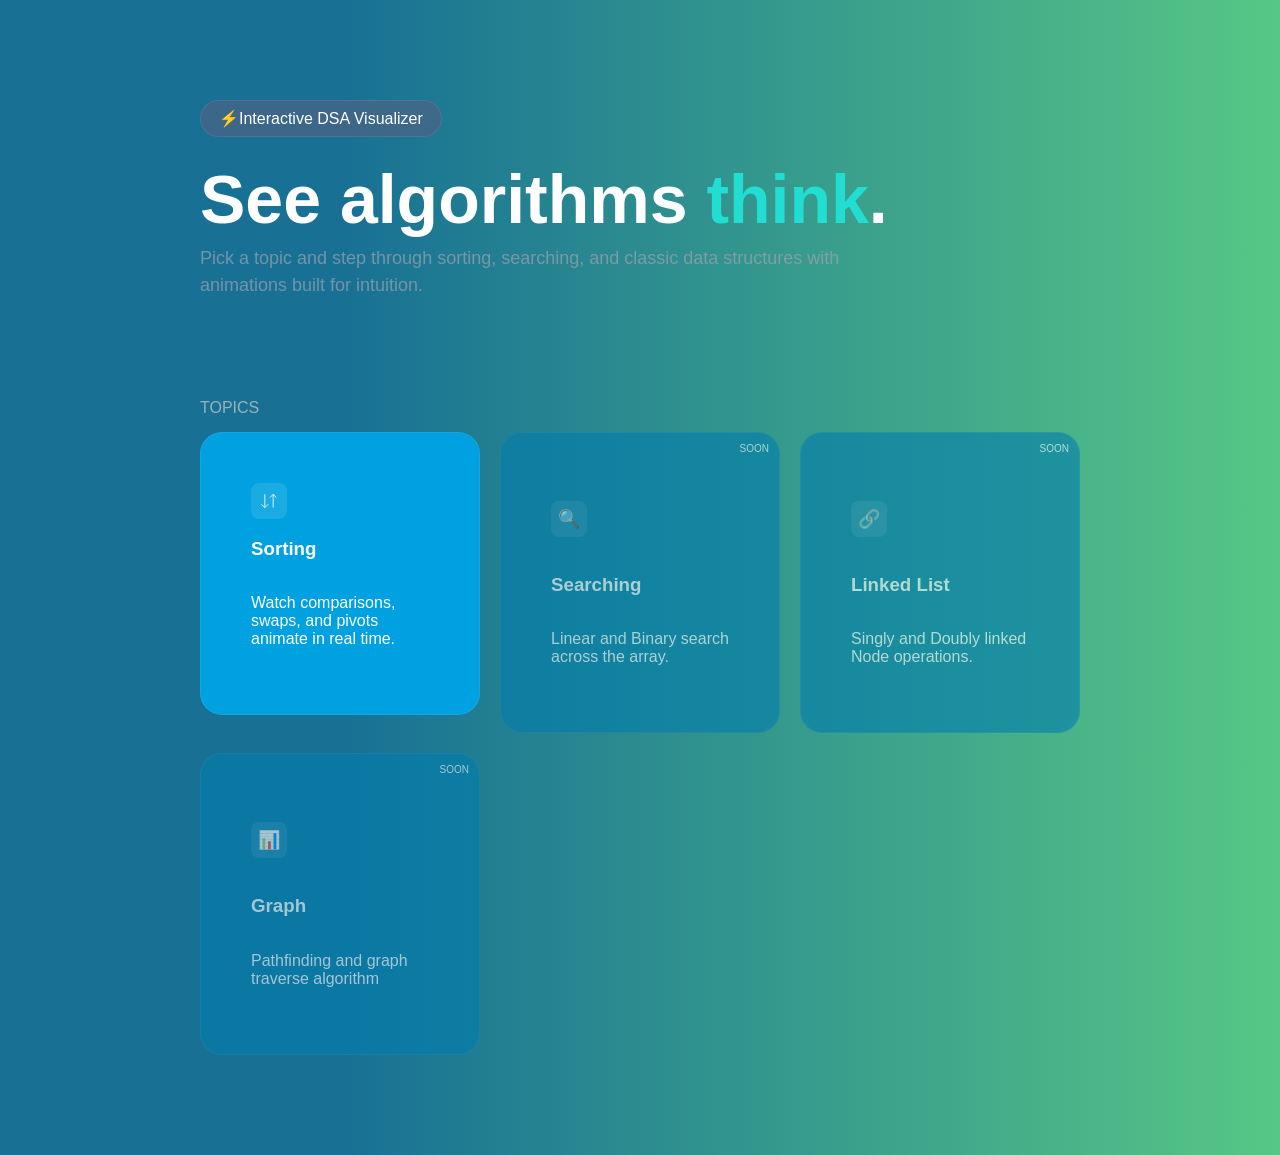
<file: index.html>
<html>

<head>
    <title>DSA Visualizer</title>
    <link rel="stylesheet" href="landing.css">
</head>

<body>

    <div class="all">
    <div class="para">
        <p>⚡Interactive DSA Visualizer</p>
    </div>
    <h1>See algorithms <span class="highlight">think</span>.</h1>
    <p class="titleline">Pick a topic and step through sorting, searching, and classic data structures with<br> animations built for intuition.</p>




    <p class="topic">TOPICS</p>
    <div class="topicgrid">
        <a href="sorting.html">
            <div class="card-item">
                <div class="icon-bg">
                <svg width="20" height="20" viewBox="0 0 24 24" fill="none" stroke="currentColor">
                    <path d="M3 16l4 4 4-4M7 20V4M21 8l-4-4-4 4M17 4v16" />
                </svg>
                </div>
                <h3>Sorting</h3>
                <p>Watch comparisons, swaps, and pivots animate in real time.</p>
            </div>

        </a>
        <div class="comingsoon"><span class="Soon">SOON</span>
            <h3 class="icon-bg">🔍</h3>
            <h3>Searching</h3>
        <p>Linear and Binary search across the array.</p>
        </div>
        <div class="comingsoon"><span class="Soon">SOON</span>
            <h3 class="icon-bg">🔗</h3>
            <h3> Linked List</h3>
            <p>Singly and Doubly linked Node operations.</p>
        </div>
        <div class="comingsoon"><span class="Soon">SOON</span>
            <h3 class="icon-bg">📊</h3>
            <h3>Graph</h3>
        <p>Pathfinding and graph traverse algorithm</p>
        </div>
    </div>

    </div>
</body>

</html>
</file>
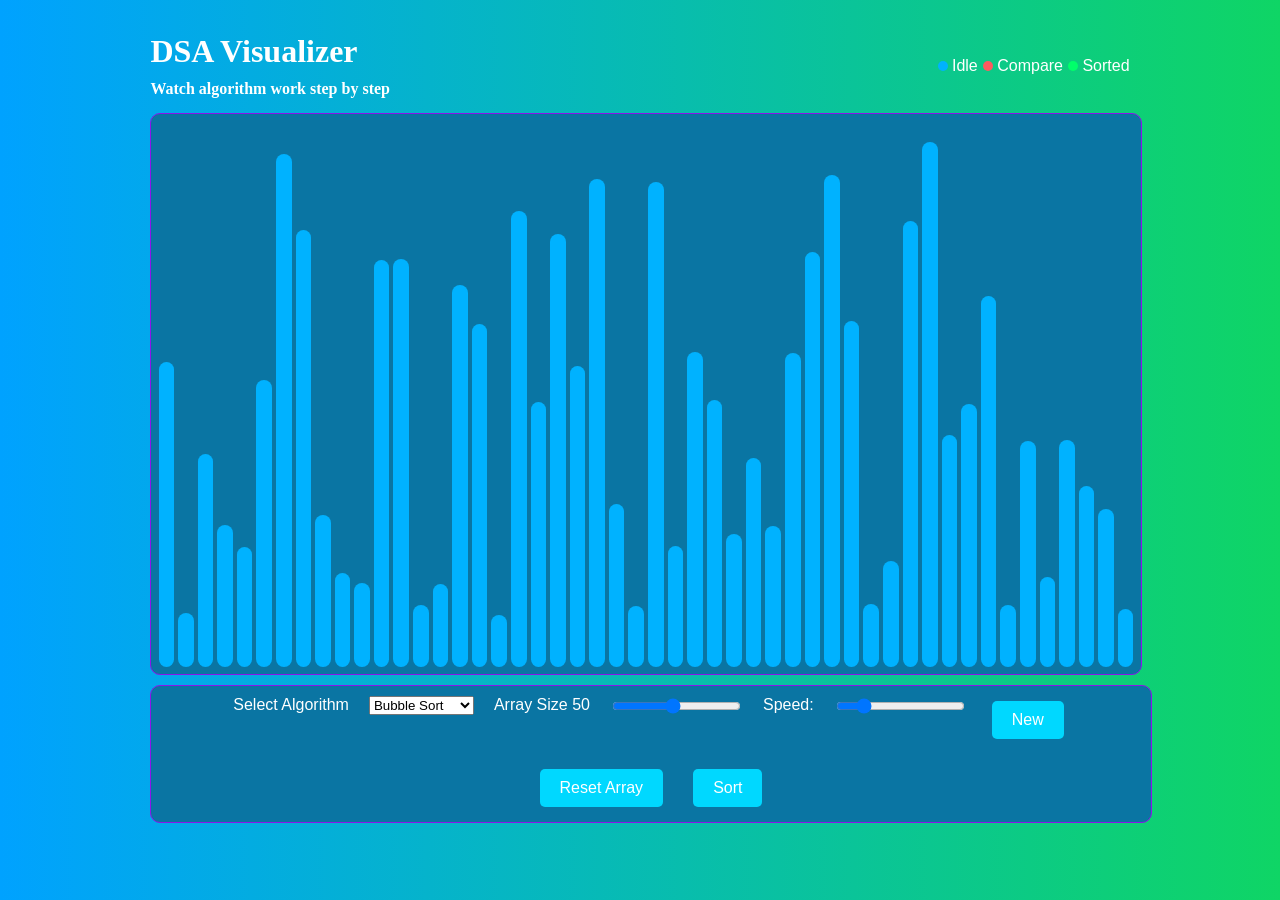
<file: sorting.html>
<html>

<head>
    <title>DSA Visualizer</title>


    <link rel="stylesheet" href="style.css">
</head>

<body>


    <div class="pagewrap">
        <div class="head">
            <div class="title">
                <h1>DSA Visualizer</h1>
                <h4>Watch algorithm work step by step</h4>
            </div>

            <div class="legend">
                <span><span class="dot idle"></span> Idle</span>
                <span><span class="dot compare"></span> Compare</span>
                <span><span class="dot sorted"></span> Sorted</span>
            </div>
        </div>

        <div id="array-container"></div>
        <div id="control-panel">
            <label for="algorithm">Select Algorithm</label>
            <select name="algorithm" id="algorithm">
                <option value="bubbleSort">Bubble Sort</option>
                <option value="SelectionSort">Selection Sort</option>
                <option value="insertionsort">Insertion Sort</option>

            </select>

            <label style="color: white;">Array Size <span id="sizevalue">50</span></label>
            <input type="range" id="Size" min="5" max="100" value="50">

            <label style="color: white;">Speed: </label>
            <input type="range" id="speed" min="10" max="500" value="100">


            <button onclick="generateArray()">New</button>
            <button onclick="resetarray()">Reset Array</button>
            <button id="sortBtn" onclick="startstop()">Sort</button>




        </div>
    </div>

    <script src="script.js"></script>
</body>

</html>
</file>
<file: landing.css>
body{
    background: #187194;
background: linear-gradient(90deg, rgba(24, 113, 148, 1) 27%, rgba(87, 199, 133, 1) 100%, rgba(237, 221, 83, 1) 100%);
    font-family: 'Segoe UI', Tahoma, Geneva, Verdana, sans-serif;
    color: white;
    margin: 0px;
}

.highlight {
    color: #22ddd2;
}


.topicgrid{
    display: grid;
    grid-template-columns: repeat(auto-fit, minmax(280px, 1fr));
    gap: 20px;
    padding: 0px;
    width: 100%;
}

.icon-bg {
    width: 36px;
    height: 36px;
    background-color: rgba(255,255,255,0.1);
    border-radius: 8px;
    display: flex;
    align-items: center;
    justify-content: center;
    font-size: 18px;
}

.card-item{
    display: flex;
    flex-direction: column;
    background: #00A1E0;
    min-height: 50px;
    padding: 50px;
    border-radius: 22px;
    cursor: pointer;
    border:1px solid rgba(255,255,255,.08);
    transition:.25s ease;
}

.titleline{
    width: 650px;
    margin: 0;
    color: #9ca3af;
    font-size: 18px;
    line-height: 1.5;
    opacity: 0.7;
}

.topic{
    margin-top: 100px;
    margin-bottom: 15px;
    color: #cfcfcf;
    opacity: 0.7;
}
.card-item:hover,
.comingsoon:hover{
    transform:translateY(-6px);
}

.comingsoon{
    position: relative;
    display: flex;
    flex-direction: column;
    transition:.25s ease;
    background-color: #027DAD;
    min-height: 10px;
    padding: 50px;
    border-radius: 22px;
    border:1px solid rgba(255,255,255,.08);
    cursor: not-allowed;
    opacity: 0.6;
}

.all{
    max-width:1350px;
    margin:auto;
    padding:100px 200px;
}


.Soon{
    position: absolute;
    top: 10px;
    right: 10px;
    font-size: 10px;

}

a{
    text-decoration: none;
    color: inherit;
}

.para{
    background-color: rgba(74, 101, 132, 0.75);
    border-radius: 999px;
    padding: 8px 18px;
    display: inline-flex;
    align-items: center;
    border: 1px solid rgba(255,255,255,0.08);
    gap: 8px;
    justify-content: center;
    font-size: 16px;
    font-weight: 500;
    font-family: arial,sans-serif;
}
.para p{
    margin: 0;
}

h1{
    font-family: sans-serif;
    align-items: flex-start;
    justify-content: flex-start;
    font-size: 68px;
    line-height: 1.1;
    margin: 25px 0 8px;
    
}
</file>
<file: style.css>
body{
    background: #00a2ff;
    background: linear-gradient(90deg, rgba(0, 162, 255, 1) 0%, rgba(15, 213, 101, 1) 100%);
    display: flex;
    flex-direction: column;
    align-items: center;
    font-family: Arial, sans-serif;
    color: white;
    padding: 20px;
}
h1,h4{
    align-self: flex-start;
    margin: 5px 0px;
    font-family: Cambria, Cochin, Georgia, Times, 'Times New Roman', serif;
}


.head{
    display: flex;
    justify-content: space-between;
    align-items: center;
    width: 100%;
}

.title{
    display: flex;
    flex-direction: column;
}

.pagewrap {
    width: 80%;
    margin: 0 auto;
}


.legend{
    display: flex;
    justify-content: right;
    gap: 5px;
}

.dot{
    height: 10px;
    width: 10px;
    border-radius: 50%;
    display: inline-block;
}

.idle{
    background-color: #00B2FF;
}
.compare{
    background-color: #FF5A5F;
}
.sorted{

    background-color: #00FF6A;
}



#array-container {
    display: flex;
    flex-direction: row;
    align-items: flex-end;
    justify-content: center;
    height: 550px;
    padding: 5px;
    margin: 10px 0;
    width: 100%;
    background-color:#0A75A3;
    border-radius: 10px;
    border: 1px solid 	#8c15e9;
}

button {
    margin: 5px;
    padding: 10px 20px;
    background-color: 	#00d8ff;
    color: white;
    border: none;
    cursor: pointer;
    font-size: 16px;
    border-radius: 5px;
}

#control-panel{
    display: flex;
    gap: 20px;
    align-items: flex-start;
    margin: 10px auto;
    background-color: 	#0A75A3;
    border-radius: 10px;
    padding: 10px;
    width: 100%;
    justify-content: center;
    flex-wrap: wrap;
    border: 1px solid 	#8c15e9;
}
</file>
